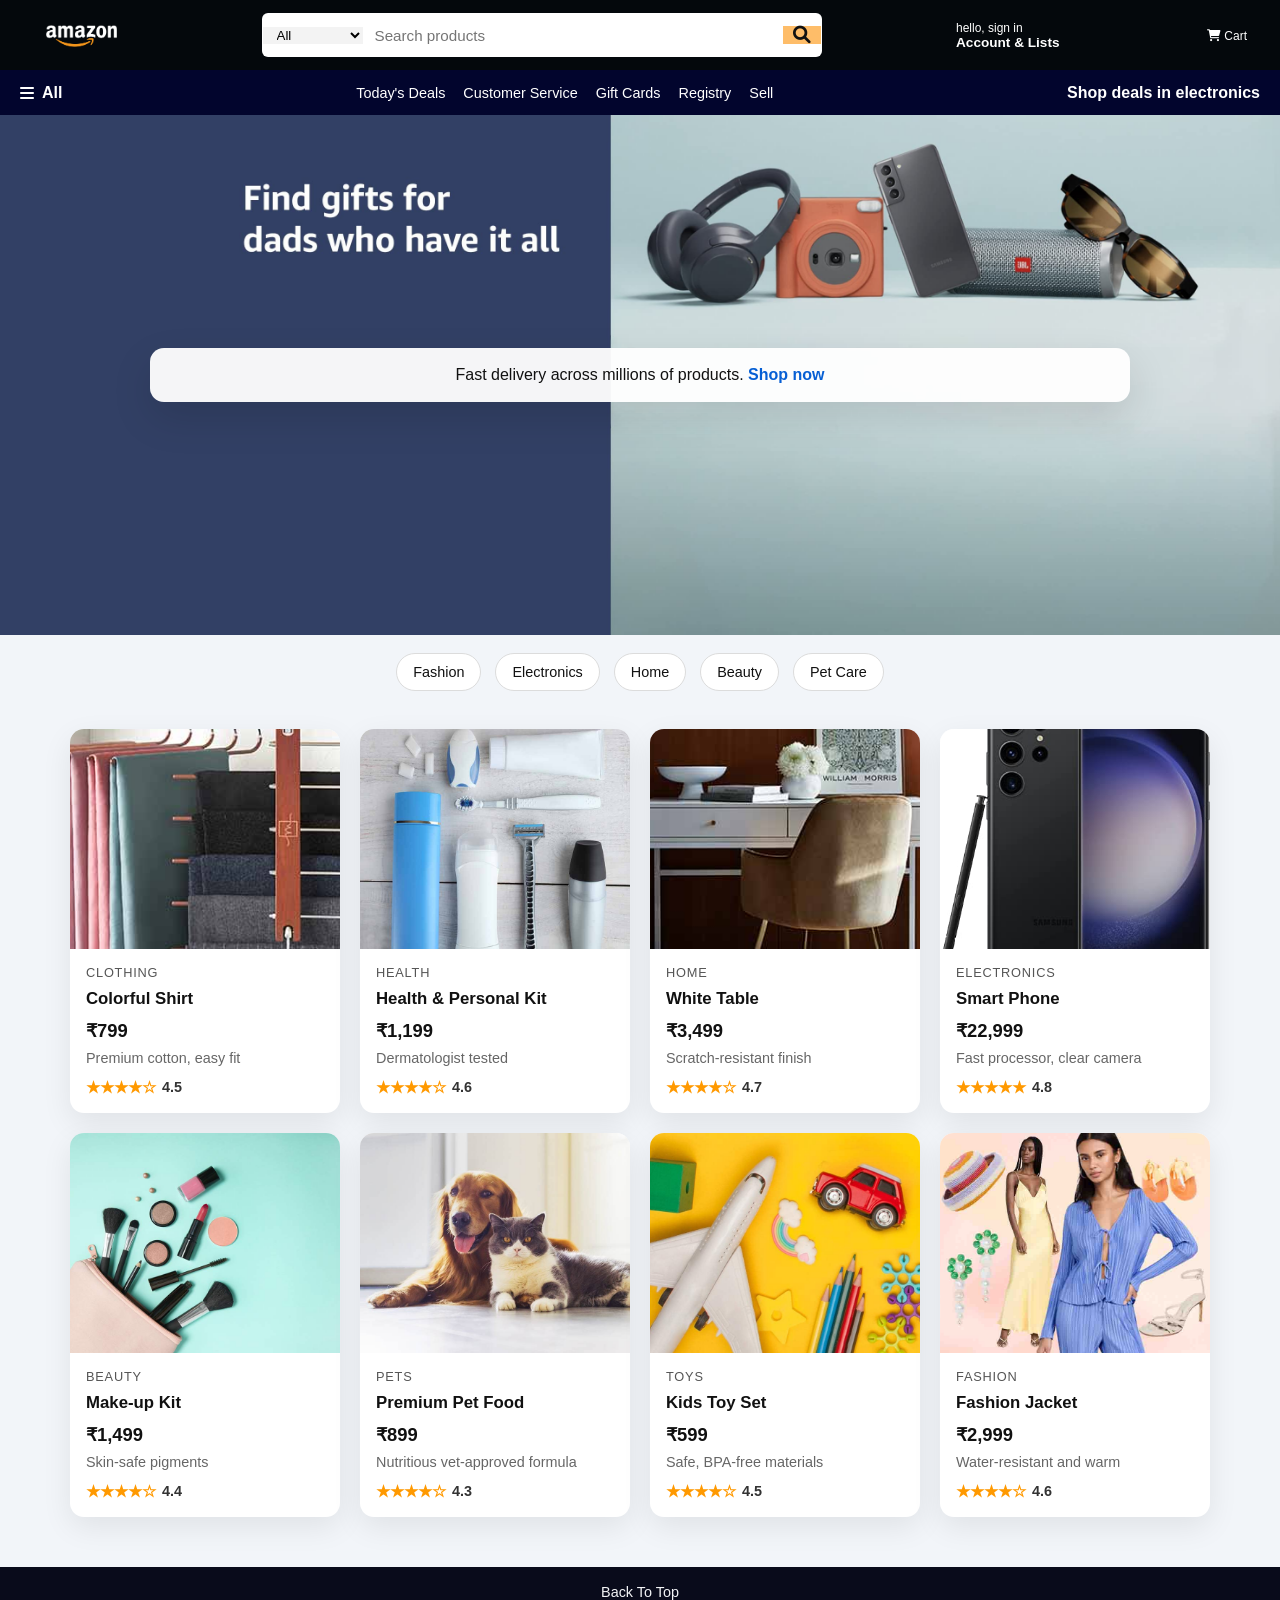
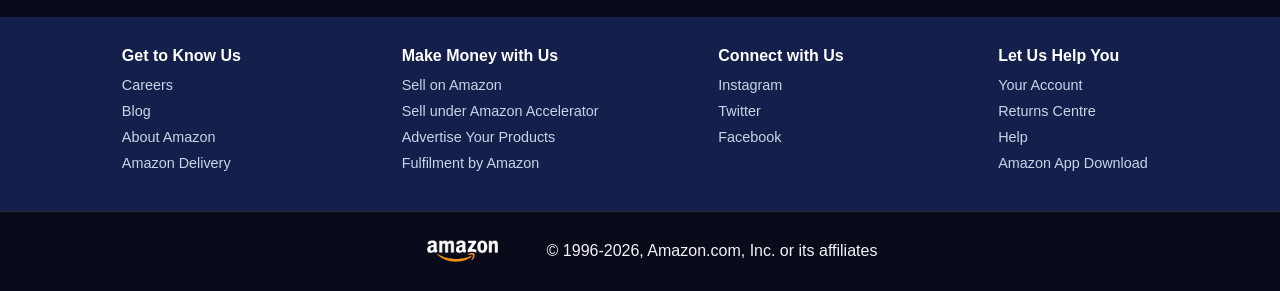
<file: index.html>
<!DOCTYPE html>
<html lang="en">
<head>
    <meta charset="UTF-8">
    <meta name="viewport" content="width=device-width, initial-scale=1.0">
    <title>Amazon Clone Shop</title>
    <link rel="stylesheet" href="https://cdnjs.cloudflare.com/ajax/libs/font-awesome/6.0.0-beta3/css/all.min.css">
    <link rel="stylesheet" href="style.css">
</head>
<body>
    <header>
        <div class="navbar">
            <div class="nav-logo border">
                <div class="logo"></div>
            </div>
            <div class="nav-search border">
                <select class="search-select">
                    <option>All</option>
                    <option>Electronics</option>
                    <option>Fashion</option>
                    <option>Home</option>
                    <option>Beauty</option>
                </select>
                <input placeholder="Search products" class="search-input">
                <div class="search-icon">
                    <i class="fas fa-search"></i>
                </div>
            </div>
            <div class="nav-signin border">
                <p><span>hello, sign in</span></p>
                <p class="nav-sec">Account & Lists</p>
            </div>
            <div class="nav-cart border">
                <p><span><i class="fas fa-shopping-cart"></i> Cart</span></p>
            </div>
        </div>
        <div class="panel">
            <div class="panel-all"><i class="fas fa-bars"></i> All</div>
            <div class="panel-ops">
                <p>Today's Deals</p>
                <p>Customer Service</p>
                <p>Gift Cards</p>
                <p>Registry</p>
                <p>Sell</p>
            </div>
            <div class="panel-deals">Shop deals in electronics</div>
        </div>
    </header>
    <section class="hero-section">
        <div class="hero-msg">
            <p>Fast delivery across millions of products. <a href="#products">Shop now</a></p>
        </div>
    </section>
    <section class="category-row">
        <div>Fashion</div>
        <div>Electronics</div>
        <div>Home</div>
        <div>Beauty</div>
        <div>Pet Care</div>
    </section>
    <main class="product-grid" id="products">
        <article class="product-card">
            <a href="product.html?id=1">
                <div class="card-image" style="background-image: url('box1_image.jpg');"></div>
                <div class="card-content">
                    <p class="card-category">Clothing</p>
                    <h3>Colorful Shirt</h3>
                    <p class="card-price">₹799</p>
                    <p class="card-quality">Premium cotton, easy fit</p>
                    <div class="card-meta">★★★★☆ <span>4.5</span></div>
                </div>
            </a>
        </article>
        <article class="product-card">
            <a href="product.html?id=2">
                <div class="card-image" style="background-image: url('box2_image.jpg');"></div>
                <div class="card-content">
                    <p class="card-category">Health</p>
                    <h3>Health & Personal Kit</h3>
                    <p class="card-price">₹1,199</p>
                    <p class="card-quality">Dermatologist tested</p>
                    <div class="card-meta">★★★★☆ <span>4.6</span></div>
                </div>
            </a>
        </article>
        <article class="product-card">
            <a href="product.html?id=3">
                <div class="card-image" style="background-image: url('box3_image.jpg');"></div>
                <div class="card-content">
                    <p class="card-category">Home</p>
                    <h3>White Table</h3>
                    <p class="card-price">₹3,499</p>
                    <p class="card-quality">Scratch-resistant finish</p>
                    <div class="card-meta">★★★★☆ <span>4.7</span></div>
                </div>
            </a>
        </article>
        <article class="product-card">
            <a href="product.html?id=4">
                <div class="card-image" style="background-image: url('box4_image.jpg');"></div>
                <div class="card-content">
                    <p class="card-category">Electronics</p>
                    <h3>Smart Phone</h3>
                    <p class="card-price">₹22,999</p>
                    <p class="card-quality">Fast processor, clear camera</p>
                    <div class="card-meta">★★★★★ <span>4.8</span></div>
                </div>
            </a>
        </article>
        <article class="product-card">
            <a href="product.html?id=5">
                <div class="card-image" style="background-image: url('box5_image.jpg');"></div>
                <div class="card-content">
                    <p class="card-category">Beauty</p>
                    <h3>Make-up Kit</h3>
                    <p class="card-price">₹1,499</p>
                    <p class="card-quality">Skin-safe pigments</p>
                    <div class="card-meta">★★★★☆ <span>4.4</span></div>
                </div>
            </a>
        </article>
        <article class="product-card">
            <a href="product.html?id=6">
                <div class="card-image" style="background-image: url('box6_image.jpg');"></div>
                <div class="card-content">
                    <p class="card-category">Pets</p>
                    <h3>Premium Pet Food</h3>
                    <p class="card-price">₹899</p>
                    <p class="card-quality">Nutritious vet-approved formula</p>
                    <div class="card-meta">★★★★☆ <span>4.3</span></div>
                </div>
            </a>
        </article>
        <article class="product-card">
            <a href="product.html?id=7">
                <div class="card-image" style="background-image: url('box7_image.jpg');"></div>
                <div class="card-content">
                    <p class="card-category">Toys</p>
                    <h3>Kids Toy Set</h3>
                    <p class="card-price">₹599</p>
                    <p class="card-quality">Safe, BPA-free materials</p>
                    <div class="card-meta">★★★★☆ <span>4.5</span></div>
                </div>
            </a>
        </article>
        <article class="product-card">
            <a href="product.html?id=8">
                <div class="card-image" style="background-image: url('box8_image.jpg');"></div>
                <div class="card-content">
                    <p class="card-category">Fashion</p>
                    <h3>Fashion Jacket</h3>
                    <p class="card-price">₹2,999</p>
                    <p class="card-quality">Water-resistant and warm</p>
                    <div class="card-meta">★★★★☆ <span>4.6</span></div>
                </div>
            </a>
        </article>
    </main>
    <footer>
        <div class="foot-panel1">Back To Top</div>
        <div class="foot-panel2">
            <ul>
                <p>Get to Know Us</p>
                <a>Careers</a>
                <a>Blog</a>
                <a>About Amazon</a>
                <a>Amazon Delivery</a>
            </ul>
            <ul>
                <p>Make Money with Us</p>
                <a>Sell on Amazon</a>
                <a>Sell under Amazon Accelerator</a>
                <a>Advertise Your Products</a>
                <a>Fulfilment by Amazon</a>
            </ul>
            <ul>
                <p>Connect with Us</p>
                <a>Instagram</a>
                <a>Twitter</a>
                <a>Facebook</a>
            </ul>
            <ul>
                <p>Let Us Help You</p>
                <a>Your Account</a>
                <a>Returns Centre</a>
                <a>Help</a>
                <a>Amazon App Download</a>
            </ul>
        </div>
        <div class="foot-panel3">
            <div class="logo"></div>
            <p>© 1996-2026, Amazon.com, Inc. or its affiliates</p>
        </div>
    </footer>
</body>
</html>
</file>
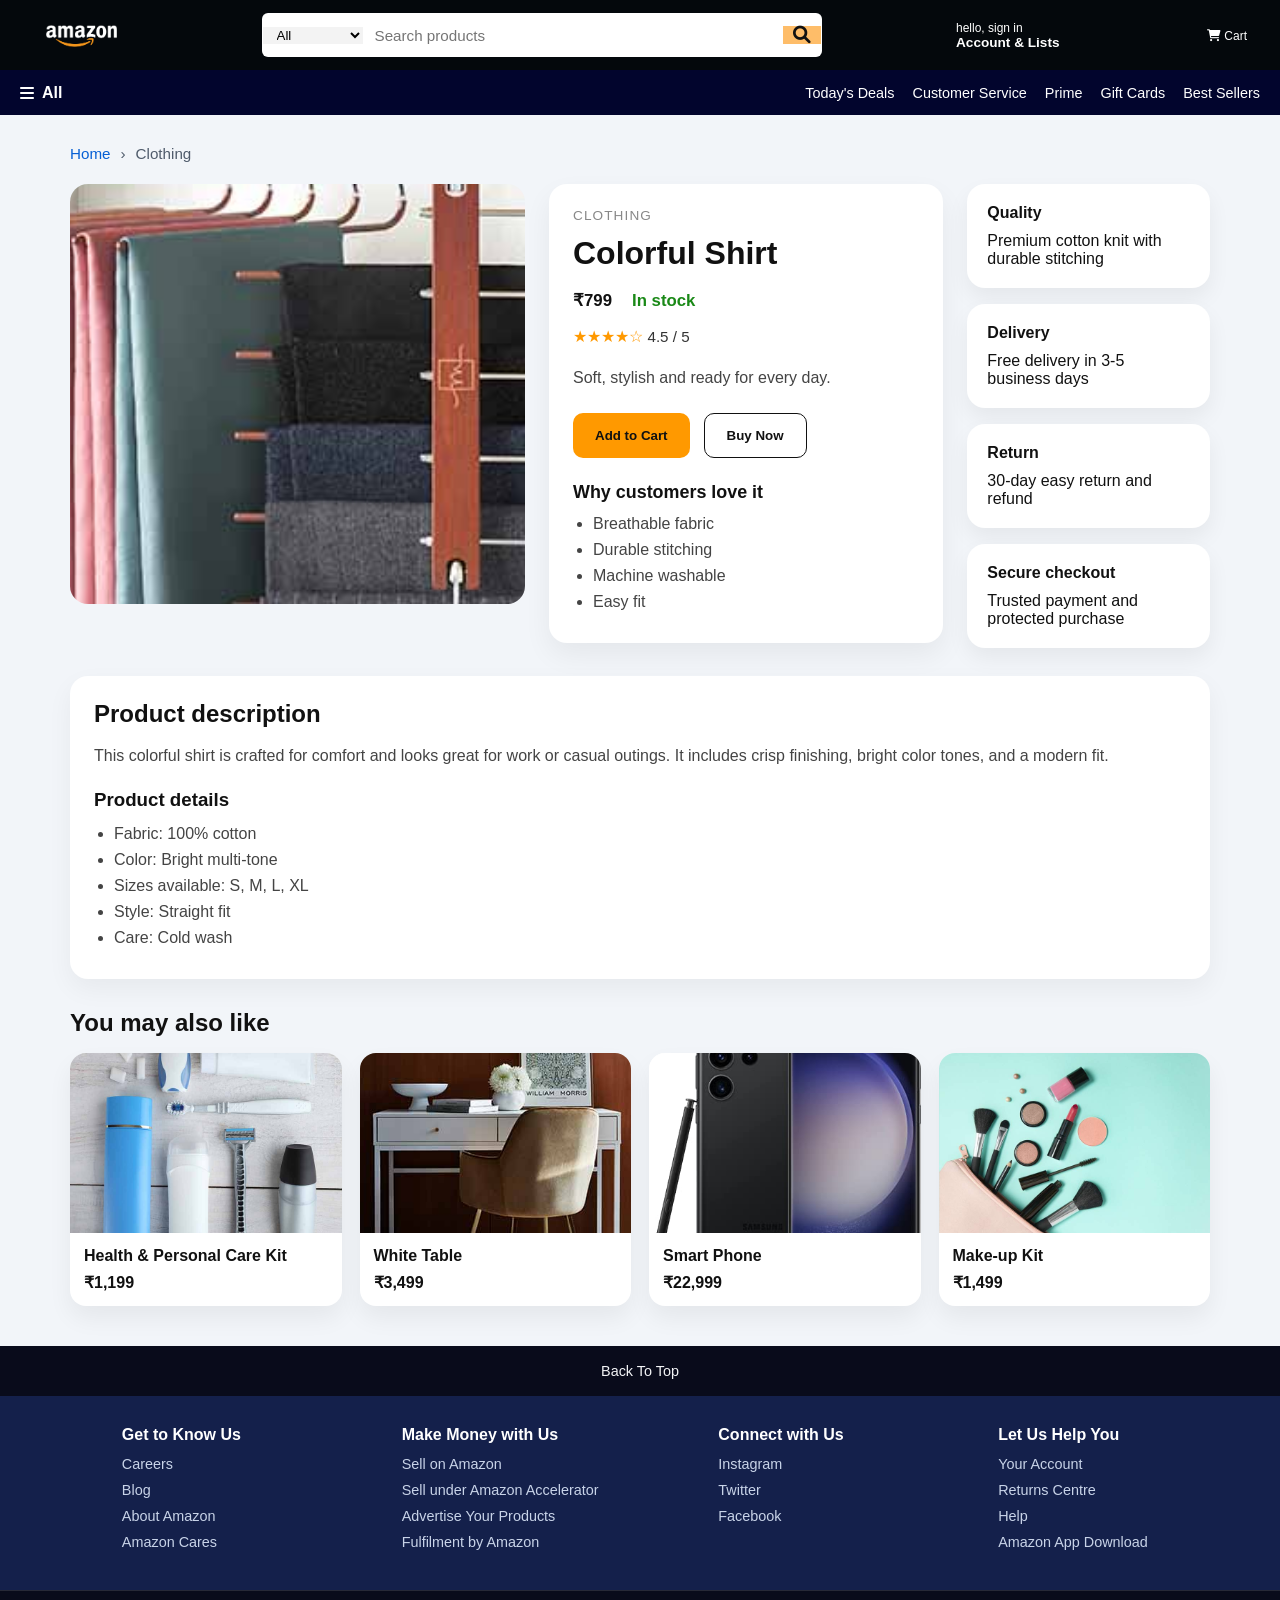
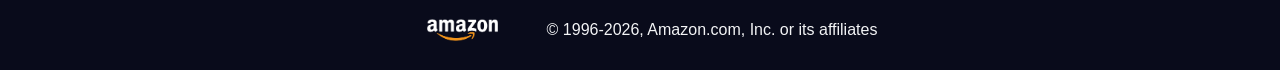
<file: product.html>
<!DOCTYPE html>
<html lang="en">
<head>
    <meta charset="UTF-8">
    <meta name="viewport" content="width=device-width, initial-scale=1.0">
    <title>Product details | Amazon Clone</title>
    <link rel="stylesheet" href="https://cdnjs.cloudflare.com/ajax/libs/font-awesome/6.0.0-beta3/css/all.min.css">
    <link rel="stylesheet" href="style.css">
</head>
<body>
    <header>
        <div class="navbar">
            <div class="nav-logo border">
                <div class="logo"></div>
            </div>
            <div class="nav-search border">
                <select class="search-select">
                    <option>All</option>
                    <option>Electronics</option>
                    <option>Books</option>
                </select>
                <input placeholder="Search products" class="search-input">
                <div class="search-icon">
                    <i class="fas fa-search"></i>
                </div>
            </div>
            <div class="nav-signin border">
                <p><span>hello, sign in</span></p>
                <p class="nav-sec">Account & Lists</p>
            </div>
            <div class="nav-cart border">
                <p><span><i class="fas fa-shopping-cart"></i> Cart</span></p>
            </div>
        </div>
        <div class="panel detail-panel-row">
            <div class="panel-all"><i class="fas fa-bars"></i> All</div>
            <div class="panel-ops">
                <p>Today's Deals</p>
                <p>Customer Service</p>
                <p>Prime</p>
                <p>Gift Cards</p>
                <p>Best Sellers</p>
            </div>
        </div>
    </header>
    <main class="detail-page">
        <nav class="breadcrumb">
            <a href="index.html">Home</a> <span>&rsaquo;</span> <span id="breadcrumb-category">Product</span>
        </nav>
        <section class="detail-grid">
            <div class="detail-image" id="detail-image"></div>
            <div class="detail-info">
                <p class="detail-category" id="detail-category"></p>
                <h1 id="detail-title"></h1>
                <div class="detail-meta">
                    <span class="detail-price" id="detail-price"></span>
                    <span class="detail-stock" id="detail-stock"></span>
                </div>
                <div class="detail-rating" id="detail-rating"></div>
                <p class="detail-tagline" id="detail-tagline"></p>
                <div class="detail-buttons">
                    <button class="btn primary">Add to Cart</button>
                    <button class="btn outline">Buy Now</button>
                </div>
                <div class="detail-highlights">
                    <h2>Why customers love it</h2>
                    <ul id="detail-highlights"></ul>
                </div>
            </div>
            <aside class="detail-sidebar">
                <div class="sidebar-card">
                    <strong>Quality</strong>
                    <p id="detail-quality"></p>
                </div>
                <div class="sidebar-card">
                    <strong>Delivery</strong>
                    <p>Free delivery in 3-5 business days</p>
                </div>
                <div class="sidebar-card">
                    <strong>Return</strong>
                    <p>30-day easy return and refund</p>
                </div>
                <div class="sidebar-card">
                    <strong>Secure checkout</strong>
                    <p>Trusted payment and protected purchase</p>
                </div>
            </aside>
        </section>
        <section class="detail-panel">
            <h2>Product description</h2>
            <p id="detail-desc"></p>
            <h3>Product details</h3>
            <ul id="detail-features"></ul>
        </section>
        <section class="related-products">
            <h2>You may also like</h2>
            <div class="related-grid" id="related-grid"></div>
        </section>
    </main>
    <footer>
        <div class="foot-panel1">Back To Top</div>
        <div class="foot-panel2">
            <ul>
                <p>Get to Know Us</p>
                <a>Careers</a>
                <a>Blog</a>
                <a>About Amazon</a>
                <a>Amazon Cares</a>
            </ul>
            <ul>
                <p>Make Money with Us</p>
                <a>Sell on Amazon</a>
                <a>Sell under Amazon Accelerator</a>
                <a>Advertise Your Products</a>
                <a>Fulfilment by Amazon</a>
            </ul>
            <ul>
                <p>Connect with Us</p>
                <a>Instagram</a>
                <a>Twitter</a>
                <a>Facebook</a>
            </ul>
            <ul>
                <p>Let Us Help You</p>
                <a>Your Account</a>
                <a>Returns Centre</a>
                <a>Help</a>
                <a>Amazon App Download</a>
            </ul>
        </div>
        <div class="foot-panel3">
            <div class="logo"></div>
            <p>© 1996-2026, Amazon.com, Inc. or its affiliates</p>
        </div>
    </footer>
    <script>
        const products = [
            {
                id: '1',
                name: 'Colorful Shirt',
                category: 'Clothing',
                price: '₹799',
                rating: 4.5,
                stock: 'In stock',
                quality: 'Premium cotton knit with durable stitching',
                tagline: 'Soft, stylish and ready for every day.',
                image: 'box1_image.jpg',
                desc: 'This colorful shirt is crafted for comfort and looks great for work or casual outings. It includes crisp finishing, bright color tones, and a modern fit.',
                highlights: ['Breathable fabric', 'Durable stitching', 'Machine washable', 'Easy fit'],
                features: ['Fabric: 100% cotton', 'Color: Bright multi-tone', 'Sizes available: S, M, L, XL', 'Style: Straight fit', 'Care: Cold wash']
            },
            {
                id: '2',
                name: 'Health & Personal Care Kit',
                category: 'Health',
                price: '₹1,199',
                rating: 4.6,
                stock: 'Only 12 left',
                quality: 'Natural ingredients and dermatologist tested',
                tagline: 'Complete care essentials for everyday wellness.',
                image: 'box2_image.jpg',
                desc: 'A full personal care kit with trusted essentials for hygiene and daily grooming. Includes high-quality ingredients formulated for sensitive skin.',
                highlights: ['Organic ingredients', 'Skin-friendly', 'Compact travel size', 'Trusted brand'],
                features: ['Set includes: Body wash, face cleanser, lotion, hand sanitizer', 'Suitable for all skin types', 'Dermatologically tested', 'Free from harsh chemicals']
            },
            {
                id: '3',
                name: 'White Table',
                category: 'Furniture',
                price: '₹3,499',
                rating: 4.7,
                stock: 'In stock',
                quality: 'Engineered wood with scratch-resistant finish',
                tagline: 'Stylish assembly-ready table for living and study spaces.',
                image: 'box3_image.jpg',
                desc: 'A sleek white table with clean lines and a sturdy frame. It is built for modern homes and offers excellent durability for daily use.',
                highlights: ['Easy to assemble', 'Minimal maintenance', 'Stable design', 'Neutral color'],
                features: ['Material: Engineered wood', 'Finish: Matte white', 'Dimensions: 120cm x 60cm x 75cm', 'Warranty: 1 year']
            },
            {
                id: '4',
                name: 'Smart Phone',
                category: 'Electronics',
                price: '₹22,999',
                rating: 4.8,
                stock: 'In stock',
                quality: 'Latest processor with high-resolution camera',
                tagline: 'Powerful performance and premium camera for daily use.',
                image: 'box4_image.jpg',
                desc: 'This smartphone delivers fast performance, bright display, and excellent battery life. Perfect for work, streaming, and photography on the go.',
                highlights: ['Long battery life', 'Fast charging', 'High-quality camera', 'Large storage'],
                features: ['Display: 6.5" OLED', 'Camera: 64MP rear', 'Storage: 128GB', 'RAM: 8GB', 'OS: Android 14']
            },
            {
                id: '5',
                name: 'Make-up Kit',
                category: 'Beauty',
                price: '₹1,499',
                rating: 4.4,
                stock: 'In stock',
                quality: 'Skin-safe pigments with smooth application',
                tagline: 'Complete beauty kit for everyday glam and special looks.',
                image: 'box5_image.jpg',
                desc: 'A full makeup kit with all essentials for a polished look. Includes long-lasting shades and tools for easy application.',
                highlights: ['Travel-friendly', 'Blendable formulas', 'Color variety', 'Includes mirror'],
                features: ['Set includes: eyeshadow, lipstick, blush, brushes', 'Suitable for all skin tones', 'Non-comedogenic', 'Cruelty-free']
            },
            {
                id: '6',
                name: 'Premium Pet Food',
                category: 'Pet Care',
                price: '₹899',
                rating: 4.3,
                stock: 'In stock',
                quality: 'Balanced nutrition with natural ingredients',
                tagline: 'Complete daily nutrition for healthy pets.',
                image: 'box6_image.jpg',
                desc: 'A premium pet food formula designed to support energy, coat health, and digestion for your furry friend.',
                highlights: ['High protein content', 'Vitamin-rich', 'No artificial colors', 'Vet recommended'],
                features: ['Weight: 2 kg', 'Suitable for dogs and cats', 'Supports healthy skin and coat', 'Made with real meat']
            },
            {
                id: '7',
                name: 'Kids Toy Set',
                category: 'Toys',
                price: '₹599',
                rating: 4.5,
                stock: 'Only 8 left',
                quality: 'Non-toxic materials and bright colors',
                tagline: 'Fun, safe playtime for kids and toddlers.',
                image: 'box7_image.jpg',
                desc: 'A toy set built for imagination and safe play. The pieces are designed for small hands and long-lasting fun.',
                highlights: ['BPA-free', 'Soft edges', 'Educational fun', 'Easy to clean'],
                features: ['Age range: 3+ years', 'Includes 12 pieces', 'Material: Durable plastic', 'Includes storage bag']
            },
            {
                id: '8',
                name: 'Fashion Jacket',
                category: 'Apparel',
                price: '₹2,999',
                rating: 4.6,
                stock: 'In stock',
                quality: 'Water-resistant fabric with polished finish',
                tagline: 'A stylish jacket built for comfort and everyday wear.',
                image: 'box8_image.jpg',
                desc: 'A fashion-forward jacket with a modern silhouette. It combines durability with comfort for chilly weather.',
                highlights: ['Water-resistant', 'Warm insulation', 'Soft lining', 'Multiple pockets'],
                features: ['Fabric: Polyester blend', 'Color: Charcoal grey', 'Sizes: S, M, L, XL', 'Closure: Zipper']
            }
        ];

        function getProductId() {
            const params = new URLSearchParams(window.location.search);
            return params.get('id');
        }

        function renderProduct(product) {
            document.getElementById('breadcrumb-category').textContent = product.category;
            document.getElementById('detail-category').textContent = product.category;
            document.getElementById('detail-title').textContent = product.name;
            document.getElementById('detail-price').textContent = product.price;
            document.getElementById('detail-stock').textContent = product.stock;
            document.getElementById('detail-rating').innerHTML = `${'★'.repeat(Math.floor(product.rating))}${product.rating % 1 ? '☆' : ''} <span>${product.rating.toFixed(1)} / 5</span>`;
            document.getElementById('detail-tagline').textContent = product.tagline;
            document.getElementById('detail-image').style.backgroundImage = `url('${product.image}')`;
            document.getElementById('detail-quality').textContent = product.quality;
            document.getElementById('detail-desc').textContent = product.desc;

            const highlights = document.getElementById('detail-highlights');
            highlights.innerHTML = '';
            product.highlights.forEach(item => {
                const li = document.createElement('li');
                li.textContent = item;
                highlights.appendChild(li);
            });

            const features = document.getElementById('detail-features');
            features.innerHTML = '';
            product.features.forEach(item => {
                const li = document.createElement('li');
                li.textContent = item;
                features.appendChild(li);
            });

            renderRelated(product.id);
        }

        function renderRelated(currentId) {
            const grid = document.getElementById('related-grid');
            grid.innerHTML = '';
            products.filter(product => product.id !== currentId).slice(0, 4).forEach(product => {
                const card = document.createElement('article');
                card.className = 'related-card';
                card.innerHTML = `
                    <a href="product.html?id=${product.id}">
                        <div class="related-image" style="background-image: url('${product.image}')"></div>
                        <div class="related-info">
                            <h3>${product.name}</h3>
                            <p class="related-price">${product.price}</p>
                        </div>
                    </a>
                `;
                grid.appendChild(card);
            });
        }

        (function () {
            const productId = getProductId();
            const product = products.find(item => item.id === productId) || products[0];
            renderProduct(product);
        })();
    </script>
</body>
</html>
</file>
<file: style.css>
* {
    box-sizing: border-box;
    margin: 0;
    padding: 0;
    font-family: Arial, Helvetica, sans-serif;
}
body {
    background-color: #f2f5f9;
    color: #111;
}
.navbar {
    display: flex;
    align-items: center;
    justify-content: space-between;
    background-color: #04080c;
    color: #fff;
    padding: 0 20px;
    height: 70px;
}
.nav-logo,
.logo {
    width: 120px;
    height: 50px;
}
.logo {
    background-image: url("amazon_logo.png");
    background-size: contain;
    background-repeat: no-repeat;
    background-position: center;
}
.border {
    border: 1.5px solid transparent;
}
.border:hover {
    border: 1.5px solid rgba(255, 255, 255, 0.65);
}
.nav-search {
    display: flex;
    align-items: center;
    background-color: #fff;
    width: 560px;
    height: 44px;
    border-radius: 6px;
    overflow: hidden;
}
.search-select {
    width: 100px;
    border: none;
    background-color: #f3f3f3;
    padding: 0 10px;
}
.search-input {
    width: 100%;
    border: none;
    padding: 0 12px;
    font-size: 0.95rem;
    color: #111;
}
.search-input:focus,
.search-select:focus {
    outline: none;
}
.search-icon {
    width: 50px;
    display: flex;
    justify-content: center;
    align-items: center;
    background-color: #febd69;
    color: #111;
    font-size: 1.1rem;
}
.nav-signin,
.nav-cart {
    display: flex;
    flex-direction: column;
    align-items: flex-start;
    padding: 0 12px;
    color: #fff;
    font-size: 0.85rem;
}
.nav-cart {
    align-items: center;
    justify-content: center;
}
.nav-cart span,
.nav-signin span {
    font-size: 0.75rem;
}
.nav-sec {
    font-weight: 700;
}
.panel {
    height: 45px;
    background-color: #02052d;
    display: flex;
    align-items: center;
    justify-content: space-between;
    color: white;
    padding: 0 20px;
}
.panel-all {
    display: flex;
    align-items: center;
    gap: 8px;
    font-weight: 700;
}
.panel-ops {
    display: flex;
    gap: 18px;
    font-size: 0.9rem;
}
.panel-deals {
    font-weight: 700;
}
.hero-section {
    background-image: url("hero_image.jpg");
    background-size: cover;
    background-position: center;
    min-height: 520px;
    display: flex;
    align-items: center;
    justify-content: center;
    padding: 30px 20px;
}
.hero-msg {
    background: rgba(255, 255, 255, 0.95);
    padding: 18px 24px;
    border-radius: 14px;
    font-size: 1rem;
    width: min(100%, 980px);
    text-align: center;
    box-shadow: 0 16px 40px rgba(0, 0, 0, 0.12);
}
.hero-msg a {
    color: #065fd4;
    text-decoration: none;
    font-weight: 700;
}
.category-row {
    display: flex;
    justify-content: center;
    gap: 14px;
    padding: 18px 20px;
    flex-wrap: wrap;
}
.category-row div {
    background-color: #fff;
    padding: 10px 16px;
    border-radius: 999px;
    border: 1px solid #dcdcdc;
    font-size: 0.9rem;
    cursor: pointer;
}
.product-grid {
    display: grid;
    grid-template-columns: repeat(4, minmax(220px, 1fr));
    gap: 20px;
    padding: 20px;
    max-width: 1180px;
    margin: 0 auto;
}
.product-card {
    background: #fff;
    border-radius: 14px;
    overflow: hidden;
    box-shadow: 0 10px 30px rgba(0, 0, 0, 0.08);
    transition: transform 0.2s ease, box-shadow 0.2s ease;
}
.product-card:hover {
    transform: translateY(-4px);
    box-shadow: 0 18px 40px rgba(0, 0, 0, 0.12);
}
.product-card a {
    color: inherit;
    text-decoration: none;
}
.card-image {
    width: 100%;
    height: 220px;
    background-size: cover;
    background-position: center;
}
.card-content {
    padding: 16px;
}
.card-category {
    font-size: 0.8rem;
    color: #555;
    margin-bottom: 8px;
    text-transform: uppercase;
    letter-spacing: 0.06em;
}
.card-content h3 {
    font-size: 1.05rem;
    margin-bottom: 10px;
    line-height: 1.3;
}
.card-price {
    font-size: 1.15rem;
    font-weight: 700;
    margin-bottom: 8px;
}
.card-quality {
    font-size: 0.9rem;
    color: #666;
    margin-bottom: 12px;
}
.card-meta {
    display: flex;
    align-items: center;
    gap: 6px;
    color: #ff9900;
    font-weight: 700;
}
.card-meta span {
    color: #333;
    font-size: 0.9rem;
}
footer {
    margin-top: 30px;
}
.foot-panel1,
.foot-panel3 {
    background-color: #090b1b;
    color: #f3f4f6;
    display: flex;
    justify-content: center;
    align-items: center;
}
.foot-panel1 {
    height: 50px;
    font-size: 0.9rem;
}
.foot-panel2 {
    background-color: #14204b;
    color: #d8dce7;
    display: flex;
    justify-content: space-evenly;
    flex-wrap: wrap;
    gap: 18px;
    padding: 30px 20px;
}
.foot-panel2 ul {
    list-style: none;
    min-width: 160px;
}
.foot-panel2 p {
    font-weight: 700;
    margin-bottom: 12px;
    color: #fff;
}
.foot-panel2 a {
    display: block;
    color: #c8d3e8;
    margin-bottom: 10px;
    text-decoration: none;
    font-size: 0.9rem;
}
.foot-panel3 {
    height: 80px;
    border-top: 1px solid rgba(255, 255, 255, 0.12);
    gap: 24px;
}
.detail-page {
    max-width: 1180px;
    margin: 30px auto;
    padding: 0 20px;
}
.breadcrumb {
    display: flex;
    align-items: center;
    gap: 10px;
    color: #4f5b6b;
    font-size: 0.95rem;
    margin-bottom: 22px;
}
.breadcrumb a {
    color: #065fd4;
    text-decoration: none;
}
.detail-grid {
    display: grid;
    grid-template-columns: 1.5fr 1.3fr 0.8fr;
    gap: 24px;
    align-items: start;
    margin-bottom: 28px;
}
.detail-image {
    width: 100%;
    min-height: 420px;
    border-radius: 18px;
    background-size: cover;
    background-position: center;
    background-color: #f3f7fb;
}
.detail-info {
    background: #fff;
    padding: 24px;
    border-radius: 18px;
    box-shadow: 0 12px 28px rgba(0, 0, 0, 0.06);
}
.detail-category {
    font-size: 0.85rem;
    text-transform: uppercase;
    letter-spacing: 0.08em;
    color: #888;
    margin-bottom: 12px;
}
.detail-info h1 {
    font-size: 2rem;
    margin-bottom: 18px;
}
.detail-meta {
    display: flex;
    align-items: center;
    gap: 20px;
    margin-bottom: 16px;
    font-size: 1.05rem;
}
.detail-price {
    color: #111;
    font-weight: 700;
}
.detail-stock {
    color: #1a8917;
    font-weight: 700;
}
.detail-rating {
    margin-bottom: 18px;
    color: #ff9900;
    font-size: 1rem;
}
.detail-rating span {
    color: #333;
    font-size: 0.95rem;
}
.detail-tagline {
    line-height: 1.8;
    color: #444;
    margin-bottom: 20px;
}
.detail-buttons {
    display: flex;
    gap: 14px;
    flex-wrap: wrap;
    margin-bottom: 24px;
}
.btn {
    border: none;
    padding: 14px 22px;
    border-radius: 10px;
    cursor: pointer;
    font-weight: 700;
}
.btn.primary {
    background-color: #ff9900;
    color: #111;
}
.btn.outline {
    border: 1px solid #111;
    color: #111;
    background: transparent;
}
.detail-highlights h2 {
    font-size: 1.12rem;
    margin-bottom: 12px;
}
.detail-highlights ul {
    list-style: disc;
    padding-left: 20px;
    color: #444;
}
.detail-highlights li {
    margin-bottom: 8px;
}
.detail-sidebar {
    display: grid;
    gap: 16px;
}
.sidebar-card {
    background: #fff;
    padding: 20px;
    border-radius: 18px;
    box-shadow: 0 10px 22px rgba(0, 0, 0, 0.06);
}
.sidebar-card strong {
    display: block;
    margin-bottom: 10px;
    color: #111;
}
.detail-panel {
    background: #fff;
    padding: 24px;
    border-radius: 18px;
    box-shadow: 0 10px 26px rgba(0, 0, 0, 0.05);
    margin-bottom: 30px;
}
.detail-panel h2,
.detail-panel h3 {
    margin-bottom: 14px;
}
.detail-panel p {
    line-height: 1.8;
    color: #444;
    margin-bottom: 18px;
}
.detail-panel ul {
    list-style: disc;
    padding-left: 20px;
    color: #444;
}
.detail-panel li {
    margin-bottom: 8px;
}
.related-products {
    margin-bottom: 40px;
}
.related-products h2 {
    margin-bottom: 16px;
}
.related-grid {
    display: grid;
    grid-template-columns: repeat(4, minmax(220px, 1fr));
    gap: 18px;
}
.related-card {
    background: #fff;
    border-radius: 16px;
    overflow: hidden;
    box-shadow: 0 12px 24px rgba(0, 0, 0, 0.06);
}
.related-card a {
    color: inherit;
    text-decoration: none;
    display: block;
}
.related-image {
    height: 180px;
    background-size: cover;
    background-position: center;
}
.related-info {
    padding: 14px;
}
.related-info h3 {
    font-size: 1rem;
    margin-bottom: 8px;
}
.related-price {
    color: #111;
    font-weight: 700;
}
@media screen and (max-width: 1120px) {
    .product-grid,
    .related-grid {
        grid-template-columns: repeat(2, minmax(220px, 1fr));
    }
}
@media screen and (max-width: 900px) {
    .navbar,
    .panel {
        flex-direction: column;
        align-items: stretch;
        gap: 12px;
    }
    .nav-search {
        width: 100%;
    }
    .detail-grid {
        grid-template-columns: 1fr;
    }
    .related-grid,
    .product-grid {
        grid-template-columns: 1fr;
    }
    .category-row {
        justify-content: center;
    }
}
@media screen and (max-width: 600px) {
    .hero-section {
        height: 240px;
    }
    .hero-msg {
        font-size: 0.95rem;
        padding: 12px;
    }
    .panel-ops {
        flex-wrap: wrap;
        gap: 10px;
    }
}
</file>
